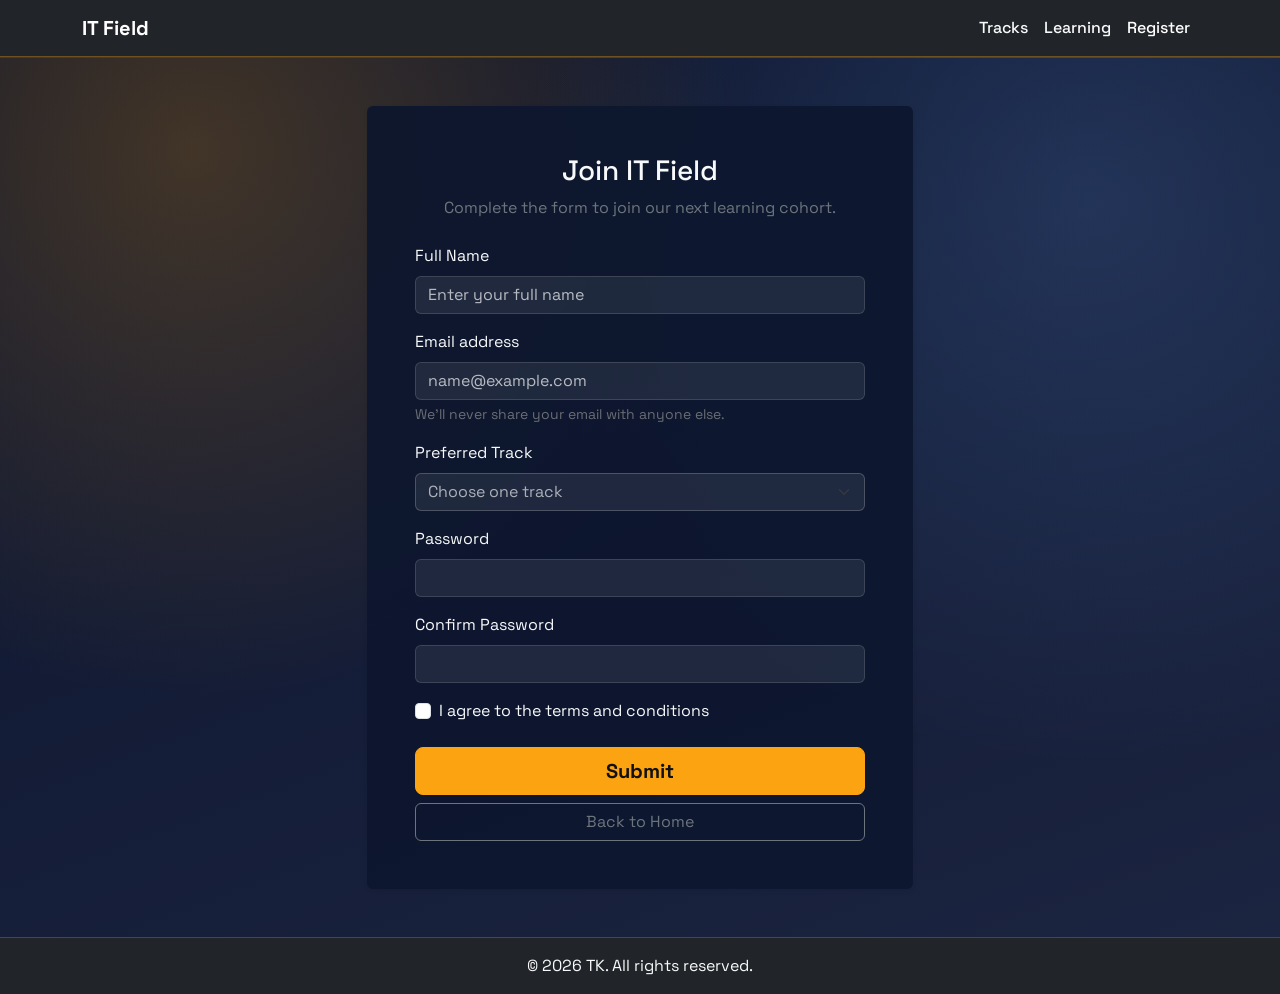
<file: lesson14/registerForm.html>
<!DOCTYPE html>
<html lang="en">

<head>
    <meta charset="UTF-8" />
    <meta name="viewport" content="width=device-width, initial-scale=1.0" />
    <meta name="description" content="Register form for IT Field website. HTML, CSS, Bootstrap project" />
    <meta name="keywords"
        content="IT,  programming, cybersecurity, cloud, Information Technology, Web Development,
                HTML, CSS, Bootstrap, Registration"
    />
    <meta name="author" content="Tornike Khutsishvili" />

    <!-- import CDN links -->
    <link
        href="https://cdn.jsdelivr.net/npm/bootstrap@5.3.8/dist/css/bootstrap.min.css"
        rel="stylesheet"
        integrity="sha384-sRIl4kxILFvY47J16cr9ZwB07vP4J8+LH7qKQnuqkuIAvNWLzeN8tE5YBujZqJLB"
        crossorigin="anonymous"
    />

    <!-- Main Style CSS link -->
    <link rel="stylesheet" href="style.css" />

    <!-- Title -->
    <title>IT Field - Register Form</title>
</head>

<body class="bg-light min-vh-100 d-flex flex-column">
    <!-- Header -->
    <header id="#home">
        <nav class="navbar navbar-expand-lg bg-dark navbar-dark">
            <div class="container">
                <!-- Navbar brand -->
                <a class="navbar-brand fw-bold" href="index.html">IT Field</a>
                <button
                    class="navbar-toggler"
                    type="button"
                    data-bs-toggle="collapse"
                    data-bs-target="#registerNav"
                    aria-controls="registerNav"
                    aria-expanded="false"
                    aria-label="Toggle navigation"
                >
                    <span class="navbar-toggler-icon"></span>
                </button>

                <!-- Navbar links -->
                <div class="collapse navbar-collapse" id="registerNav">
                    <ul class="navbar-nav ms-auto mb-2 mb-lg-0">
                        <li class="nav-item">
                            <a class="nav-link" href="index.html#tracks">
                                Tracks
                            </a>
                        </li>
                        <li class="nav-item">
                            <a class="nav-link" href="index.html#learning">
                                Learning
                            </a>
                        </li>
                        <li class="nav-item">
                            <a class="nav-link active" aria-current="page" href="registerForm.html">
                                Register
                            </a>
                        </li>
                    </ul>
                </div>
            </div>
        </nav>
    </header>
    <!-- End Header -->


    <!-- Main Content -->
    <main class="container py-5 flex-grow-1">
        <div class="row justify-content-center">
            <div class="col-12 col-md-9 col-lg-6">
                <div class="card shadow-sm border-0">
                    <div class="card-body p-4 p-md-5">
                        <!-- text content -->
                        <h1 class="h3 text-center mb-2">Join IT Field</h1>
                        <p class="text-secondary text-center mb-4">
                            Complete the form to join our next learning cohort.
                        </p>

                        <!-- Registration Form -->
                        <form action="successForm.html" method="GET" class="needs-validation">
                            <div class="mb-3">
                                <label for="fullName" class="form-label">Full Name</label>
                                <input type="text" class="form-control" id="fullName" placeholder="Enter your full name" required />
                            </div>

                            <div class="mb-3">
                                <label for="email" class="form-label">Email address</label>
                                <input
                                    type="email"
                                    class="form-control"
                                    id="email"
                                    aria-describedby="emailHelp"
                                    placeholder="name@example.com"
                                    required
                                />
                                <div id="emailHelp" class="form-text">
                                    We'll never share your email with anyone else.
                                </div>
                            </div>

                            <div class="mb-3">
                                <label for="track" class="form-label">Preferred Track</label>
                                <select class="form-select" id="track" required>
                                    <option value="default" selected disabled>Choose one track</option>
                                    <option>Frontend Development</option>
                                    <option>Cybersecurity</option>
                                    <option>Cloud Engineering</option>
                                </select>
                            </div>

                            <div class="mb-3">
                                <label for="password" class="form-label">Password</label>
                                <input type="password" class="form-control" id="password" required />
                            </div>

                            <div class="mb-3">
                                <label for="confirmPassword" class="form-label">Confirm Password</label>
                                <input type="password" class="form-control" id="confirmPassword" required />
                            </div>

                            <div class="mb-4 form-check">
                                <input type="checkbox" class="form-check-input" id="agreeTerms" required />
                                <label class="form-check-label" for="agreeTerms">
                                    I agree to the terms and conditions
                                </label>
                            </div>

                            <div class="d-grid gap-2">
                                <button type="submit" class="btn btn-primary btn-lg">Submit</button>
                                <a href="index.html" class="btn btn-outline-secondary">Back to Home</a>
                            </div>
                        </form>
                        <!-- end form -->
                    </div>
                </div>
            </div>
        </div>
    </main>
    <!-- End Main -->


    <!-- Footer -->
    <footer class="bg-dark text-light text-center py-3 mt-auto">
        <p class="mb-0">&copy; 2026 TK. All rights reserved.</p>
    </footer>
    <!-- End Footer -->



    <!-- Scripts -->
    <script
        src="https://cdn.jsdelivr.net/npm/bootstrap@5.3.8/dist/js/bootstrap.bundle.min.js"
        integrity="sha384-FKyoEForCGlyvwx9Hj09JcYn3nv7wiPVlz7YYwJrWVcXK/BmnVDxM+D2scQbITxI"
        crossorigin="anonymous"
    ></script>
</body>

</html>
</file>
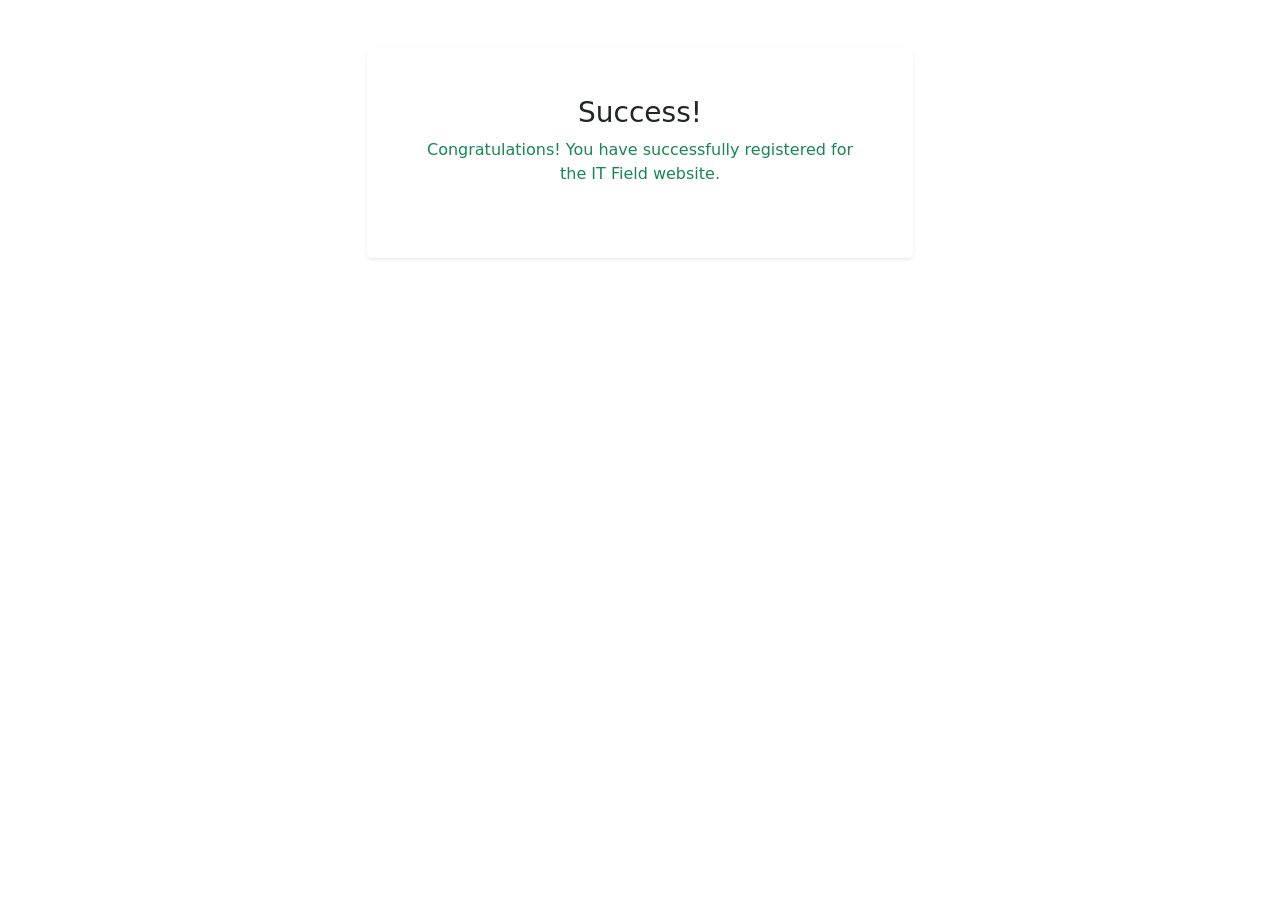
<file: lesson14/successForm.html>
<!DOCTYPE html>
<html lang="en">
<head>
    <meta charset="UTF-8">
    <meta name="viewport" content="width=device-width, initial-scale=1.0">
    <meta name="description" content="Success page for IT Field registration. " />
    <meta name="keywords"
        content="IT, programming, cybersecurity, cloud, Information Technology,
                Web Development, HTML, CSS, Bootstrap"
    />
    <meta name="author" content="Tornike Khutsishvili" />

    <!-- import CDN links -->
    <link
        href="https://cdn.jsdelivr.net/npm/bootstrap@5.3.8/dist/css/bootstrap.min.css"
        rel="stylesheet"
        integrity="sha384-sRIl4kxILFvY47J16cr9ZwB07vP4J8+LH7qKQnuqkuIAvNWLzeN8tE5YBujZqJLB"
        crossorigin="anonymous"
    />

    <!-- Title -->
    <title>IT Field - Success registration</title>
</head>
<body>
    <!-- Main Content -->
    <main class="container py-5 flex-grow-1">
        <div class="row justify-content-center">
            <div class="col-12 col-md-9 col-lg-6">
                <div class="card shadow-sm border-0">
                    <div class="card-body p-4 p-md-5">
                        <!-- text content -->
                        <h1 class="h3 text-center mb-2">Success!</h1>
                        <p class="text-success text-center mb-4">
                            Congratulations! You have successfully registered for the IT Field website.
                        </p>
                    </div>
                </div>
            </div>
        </div>
    </main>
    <!-- End Main Content -->


    <!-- Scripts -->
    <script src="https://cdn.jsdelivr.net/npm/bootstrap@5.3.8/dist/js/bootstrap.bundle.min.js"
        integrity="sha384-FKyoEForCGlyvwx9Hj09JcYn3nv7wiPVlz7YYwJrWVcXK/BmnVDxM+D2scQbITxI"
        crossorigin="anonymous"
    ></script>
</body>
</html>
</file>
<file: lesson14/style.css>
/*** Imports ***/
@import url('https://fonts.googleapis.com/css2?family=Space+Grotesk:wght@400;500;700&display=swap');


/*** Root ***/
:root {
	--bg-main: #0b132b;
	--bg-alt: #1c2541;
	--accent: #fca311;
	--accent-dark: #d98a08;
	--text-main: #f8f9fa;
	--text-muted: #d9dbe1;
}


/*** Body ***/
body {
	font-family: 'Space Grotesk', sans-serif;
	background:
		radial-gradient(circle at 15% 15%, rgba(252, 163, 17, 0.22) 0%, rgba(252, 163, 17, 0) 40%),
		radial-gradient(circle at 85% 20%, rgba(110, 168, 254, 0.18) 0%, rgba(110, 168, 254, 0) 42%),
		linear-gradient(160deg, var(--bg-main) 0%, var(--bg-alt) 100%);
	color: var(--text-main);
}


/*** Header ***/
header {
	background: linear-gradient(135deg, rgba(11, 19, 43, 0.92), rgba(28, 37, 65, 0.82));
	border-bottom: 1px solid rgba(252, 163, 17, 0.25);
}

.navbar {
	-webkit-backdrop-filter: blur(8px);
	backdrop-filter: blur(8px);
	background-color: rgba(4, 9, 24, 0.8);
	border-bottom: 1px solid rgba(252, 163, 17, 0.35);
}

.nav-link {
	color: var(--text-main);
	font-weight: 500;
}

.nav-link:hover {
	color: var(--accent);
}

.btn-primary {
	background-color: var(--accent);
	border-color: var(--accent);
	color: #111;
	font-weight: 700;
}

.btn-primary:hover,
.btn-primary:focus {
	background-color: var(--accent-dark);
	border-color: var(--accent-dark);
	color: #111;
}

.carousel-item img {
	height: 440px;
	object-fit: cover;
}

.carousel-caption {
	background: rgba(0, 0, 0, 0.45);
	border-radius: 10px;
	padding: 0.75rem 1rem;
}


/*** Cards ***/
.card {
	background: rgba(13, 22, 46, 0.92);
	border: 1px solid rgba(252, 163, 17, 0.28);
	color: var(--text-main);
	transition: transform 0.25s ease, box-shadow 0.25s ease;
}

.card:hover {
	transform: translateY(-8px);
	box-shadow: 0 18px 40px rgba(0, 0, 0, 0.35);
}

.card-text {
	color: var(--text-muted);
}


/*** Forms ***/
.form-control {
	background-color: rgba(255, 255, 255, 0.08);
	border: 1px solid rgba(255, 255, 255, 0.2);
	color: rgb(248, 249, 250, 0.65);
}

.form-select {
	background-color: rgba(255, 255, 255, 0.08);
	border: 1px solid rgba(255, 255, 255, 0.2);
	color: rgb(248, 249, 250, 0.65);
}

.form-select option {
	background-color: rgba(13, 22, 46, 0.9);
	color: rgb(248, 249, 250, 0.85);
}

.form-control:focus,
.form-select:focus {
	background-color: rgba(255, 255, 255, 0.11);
	color: rgb(255, 255, 255);
	border-color: var(--accent);
	box-shadow: 0 0 0 0.25rem rgba(252, 163, 17, 0.25);
}

.form-control::placeholder {
	color: rgba(248, 249, 250, 0.7);
}

.form-block {
	background: rgba(13, 22, 46, 0.9);
	border: 1px solid rgba(252, 163, 17, 0.3);
}

.form-text {
	color: rgba(138, 138, 138, 0.75);
}


/*** Modals ***/
.modal-content {
	background: linear-gradient(180deg, #111a38, #0b132b);
	color: var(--text-main);
	border: 1px solid rgba(252, 163, 17, 0.4);
}

.spinner-border {
	width: 1.4rem;
	height: 1.4rem;
}


/*** Footer ***/
footer {
	background: rgba(3, 8, 22, 0.92);
	border-top: 1px solid rgba(252, 163, 17, 0.25);
	color: var(--text-muted);
}


/*** Responsive ***/
@media (max-width: 768px) {
	.carousel-item img {
		height: 260px;
	}
}
</file>
